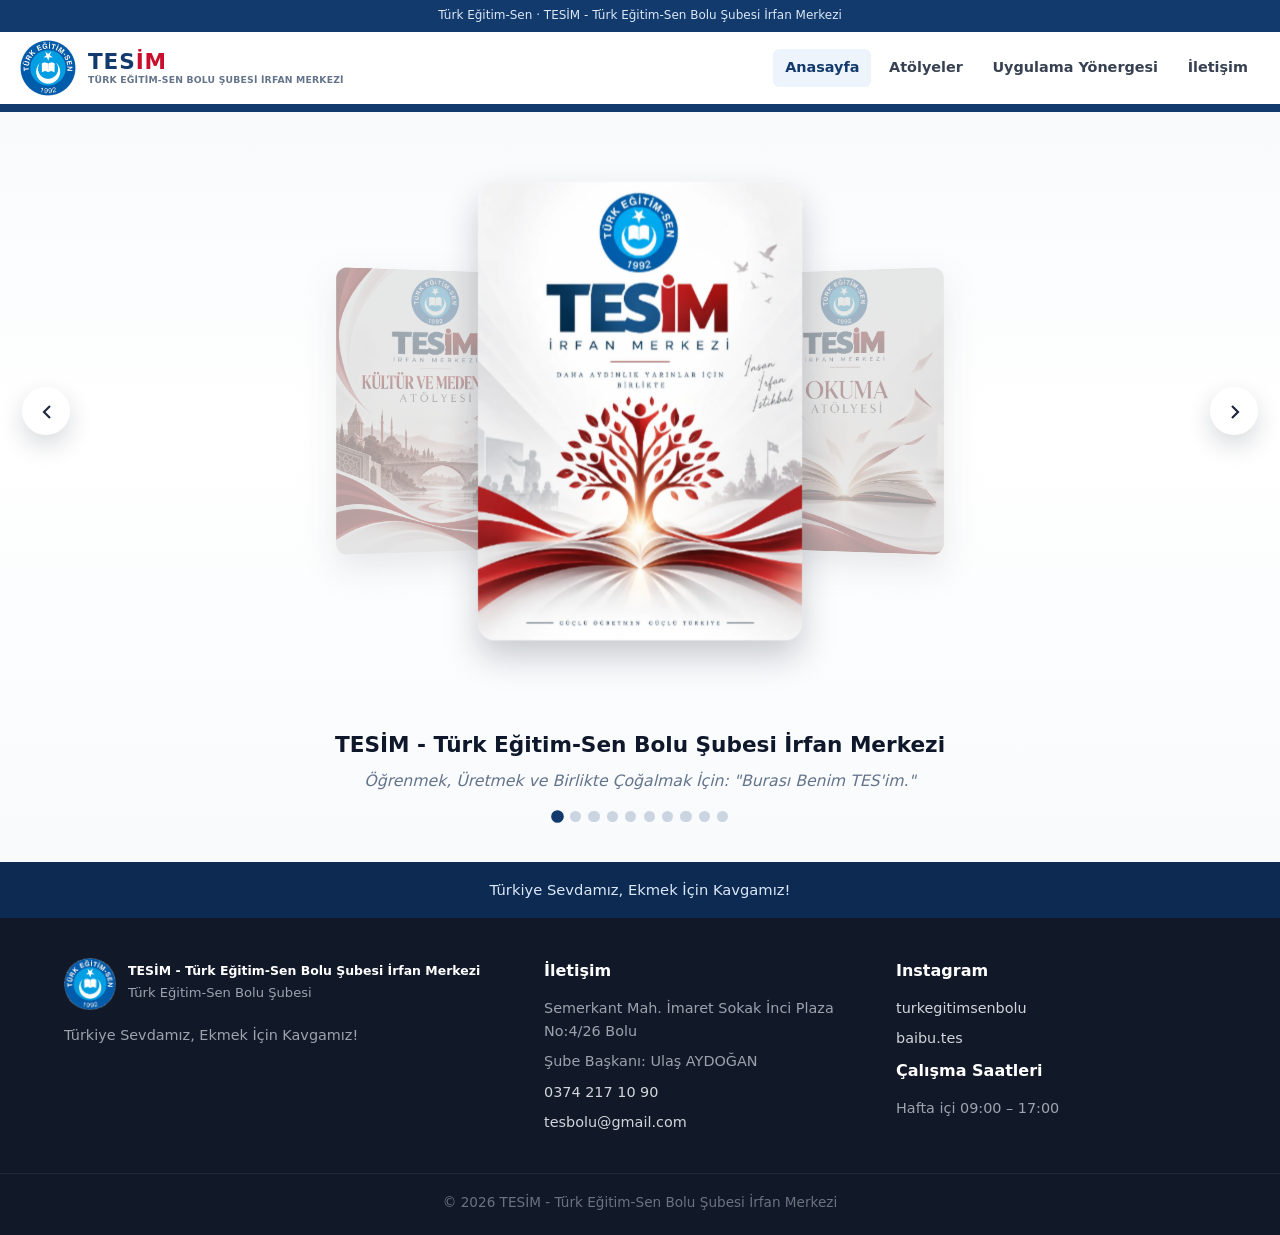
<file: index.html>
<!DOCTYPE html>
<html lang="tr">
<head>
  <meta charset="utf-8">
  <meta name="viewport" content="width=device-width, initial-scale=1">
  <title>TESİM - Türk Eğitim-Sen Bolu Şubesi İrfan Merkezi | Türk Eğitim-Sen</title>
  <meta name="description" content="TESİM - Türk Eğitim-Sen Bolu Şubesi İrfan Merkezi — Öğrenmek, üretmek ve birlikte çoğalmak için ortak yuvamız. Burası Benim TES'im.">
  <link rel="icon" type="image/png" href="img/logo.png">
  <link rel="stylesheet" href="css/style.css?v=7">
</head>
<body id="top">
  <a class="skip-link" href="#main">İçeriğe geç</a>

  <header class="site-header" role="banner">
    <div class="topbar">Türk Eğitim-Sen · TESİM - Türk Eğitim-Sen Bolu Şubesi İrfan Merkezi</div>
    <div class="header-inner">
      <a class="brand" href="#top" aria-label="TESİM - Türk Eğitim-Sen Bolu Şubesi İrfan Merkezi ana sayfa">
        <img src="img/logo.png" alt="Türk Eğitim-Sen logosu" width="56" height="56">
        <span class="brand-text">
          <span class="brand-word">TES<span>İM</span></span>
          <span class="brand-sub">Türk Eğitim-Sen Bolu Şubesi İrfan Merkezi</span>
        </span>
      </a>
      <nav class="nav" aria-label="Ana menü">
        <a href="#top" class="is-active">Anasayfa</a>
        <a href="#atolyeler">Atölyeler</a>
        <a href="yonerge.html">Uygulama Yönergesi</a>
        <a href="#iletisim">İletişim</a>
      </nav>
      <button class="menu-btn" type="button" id="menuBtn" aria-label="Menüyü aç" aria-expanded="false" aria-controls="mobileNav">
        <svg xmlns="http://www.w3.org/2000/svg" width="24" height="24" fill="none" stroke="currentColor" stroke-width="2" aria-hidden="true"><path d="M4 6h16M4 12h16M4 18h16"/></svg>
      </button>
    </div>
    <div class="mobile-nav" id="mobileNav">
      <a href="#top">Anasayfa</a>
      <a href="#atolyeler">Atölyeler</a>
      <a href="yonerge.html">Uygulama Yönergesi</a>
      <a href="#iletisim">İletişim</a>
    </div>
  </header>
  <div class="header-spacer" aria-hidden="true"></div>

  <main id="main">
    <section class="fa-section" id="atolyeler">
      <div class="coverflow" id="coverflow">
        <button type="button" class="coverflow-nav prev" id="prevBtn" aria-label="Önceki atölye">
          <svg xmlns="http://www.w3.org/2000/svg" width="22" height="22" fill="none" stroke="currentColor" stroke-width="2.2" aria-hidden="true"><path d="m15 18-6-6 6-6"/></svg>
        </button>
        <div class="coverflow-viewport">
          <div class="coverflow-stage" id="stage"></div>
        </div>
        <button type="button" class="coverflow-nav next" id="nextBtn" aria-label="Sonraki atölye">
          <svg xmlns="http://www.w3.org/2000/svg" width="22" height="22" fill="none" stroke="currentColor" stroke-width="2.2" aria-hidden="true"><path d="m9 18 6-6-6-6"/></svg>
        </button>
      </div>

      <div class="coverflow-caption" id="caption" aria-live="polite">
        <strong></strong>
        <span></span>
      </div>
      <div class="coverflow-dots" id="dots" role="tablist" aria-label="Atölyeler"></div>
    </section>
  </main>

  <footer class="site-footer" id="iletisim" role="contentinfo">
    <div class="footer-band">Türkiye Sevdamız, Ekmek İçin Kavgamız!</div>
    <div class="footer-main">
      <div class="footer-grid">
        <div>
          <div class="footer-brand">
            <img src="img/logo.png" alt="Türk Eğitim-Sen logosu" width="52" height="52">
            <div>
              <strong>TESİM - Türk Eğitim-Sen Bolu Şubesi İrfan Merkezi</strong>
              <span>Türk Eğitim-Sen Bolu Şubesi</span>
            </div>
          </div>
          <p class="footer-copy">Türkiye Sevdamız, Ekmek İçin Kavgamız!</p>
        </div>
        <div>
          <h2>İletişim</h2>
          <ul class="footer-list">
            <li>Semerkant Mah. İmaret Sokak İnci Plaza No:4/26 Bolu</li>
            <li>Şube Başkanı: Ulaş AYDOĞAN</li>
            <li><a href="tel:+903742171090">0374 217 10 90</a></li>
            <li><a href="mailto:tesbolu@gmail.com">tesbolu@gmail.com</a></li>
          </ul>
        </div>
        <div>
          <h2>Instagram</h2>
          <ul class="footer-list">
            <li><a href="https://www.instagram.com/turkegitimsenbolu" target="_blank" rel="noopener noreferrer">turkegitimsenbolu</a></li>
            <li><a href="https://www.instagram.com/baibu.tes" target="_blank" rel="noopener noreferrer">baibu.tes</a></li>
          </ul>
          <h2 class="footer-subhead">Çalışma Saatleri</h2>
          <p class="footer-copy">Hafta içi 09:00 – 17:00</p>
        </div>
      </div>
    </div>

    <div class="footer-bottom">
      © <span id="year"></span> TESİM - Türk Eğitim-Sen Bolu Şubesi İrfan Merkezi
    </div>
  </footer>

  <div class="popup" id="popup" role="dialog" aria-modal="true" aria-hidden="true" aria-labelledby="popupTitle">
    <button type="button" class="popup-close" id="popupClose" aria-label="Pencereyi kapat">&times;</button>
    <div class="popup-dialog">
      <div class="popup-media">
        <img id="popupImage" alt="">
      </div>
      <div class="popup-copy">
        <p class="popup-kicker">TESİM - Türk Eğitim-Sen Bolu Şubesi İrfan Merkezi</p>
        <h2 id="popupTitle"></h2>
        <p class="popup-slogan" id="popupSlogan"></p>
        <h3>Hakkında</h3>
        <p class="popup-about" id="popupAbout"></p>
        <h3 id="popupListTitle"></h3>
        <ul id="popupList"></ul>
      </div>
    </div>
  </div>

  <script src="js/main.js?v=7"></script>
</body>
</html>
</file>
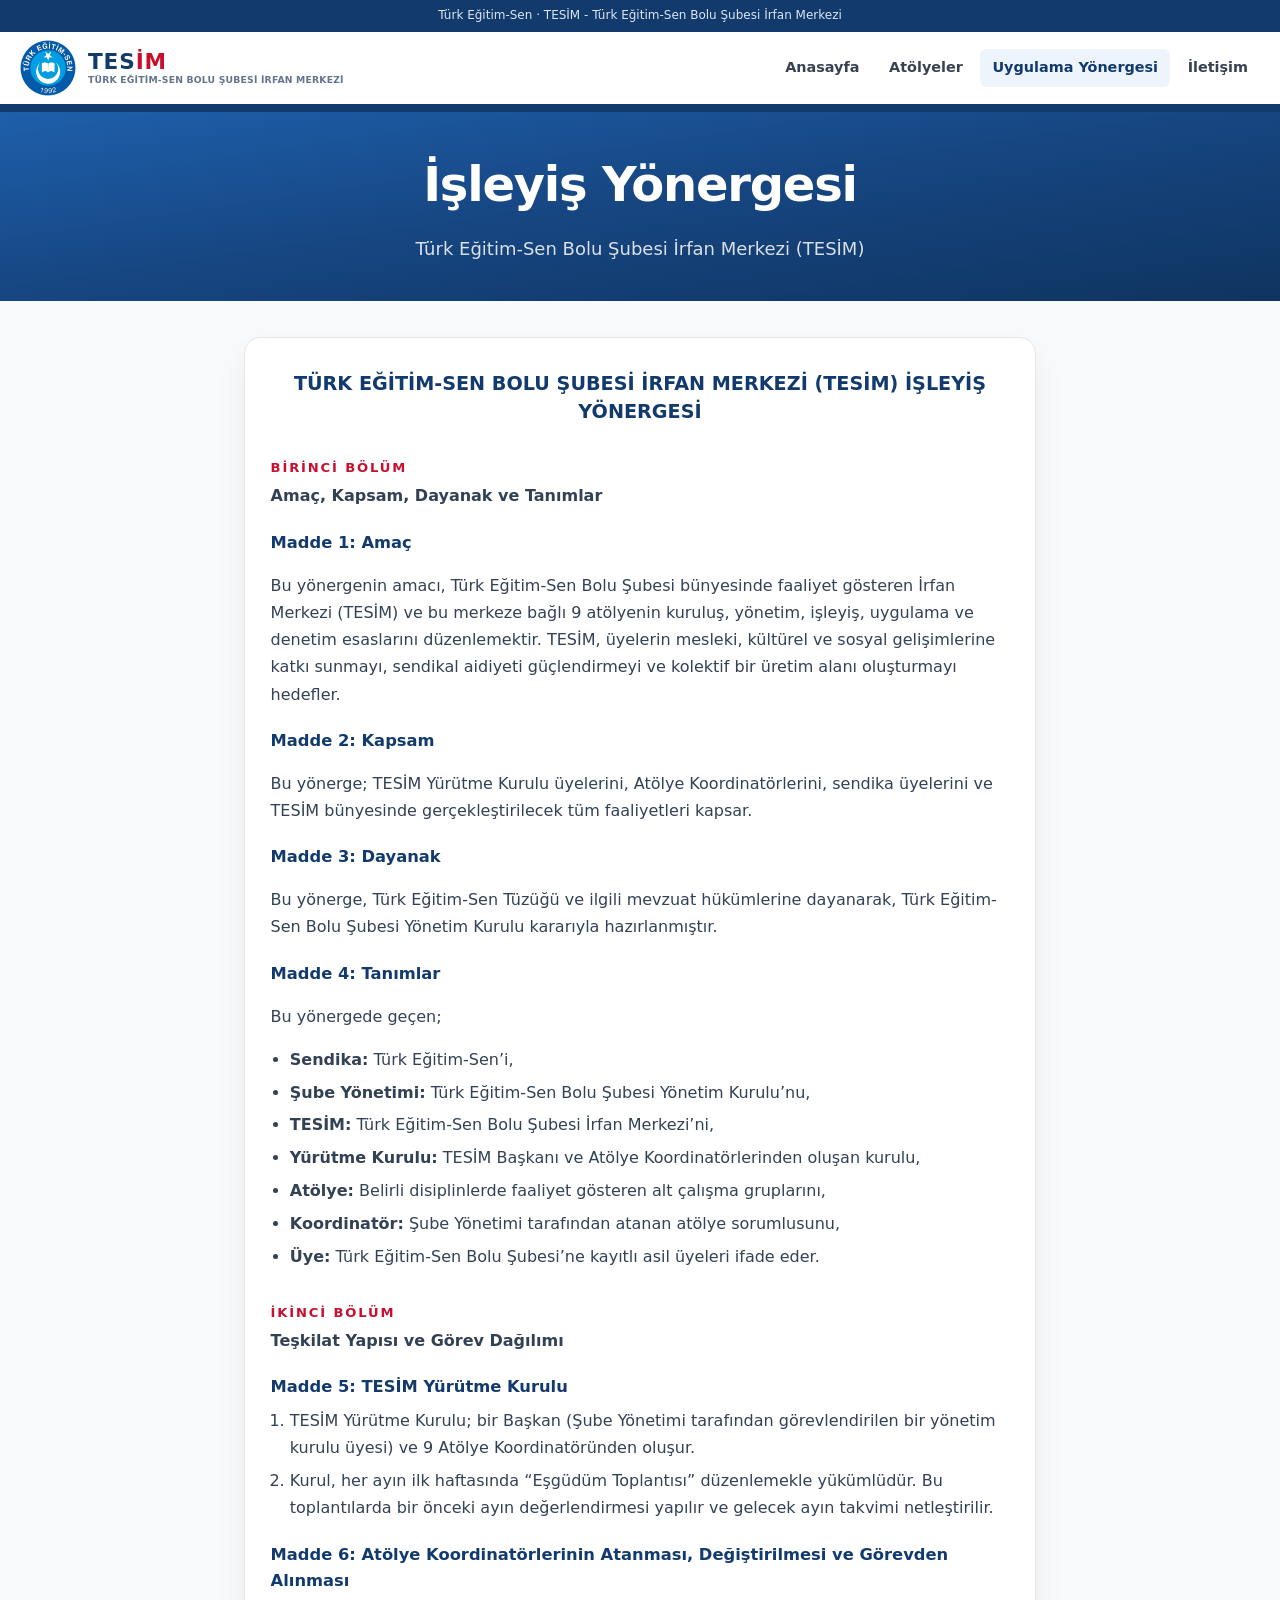
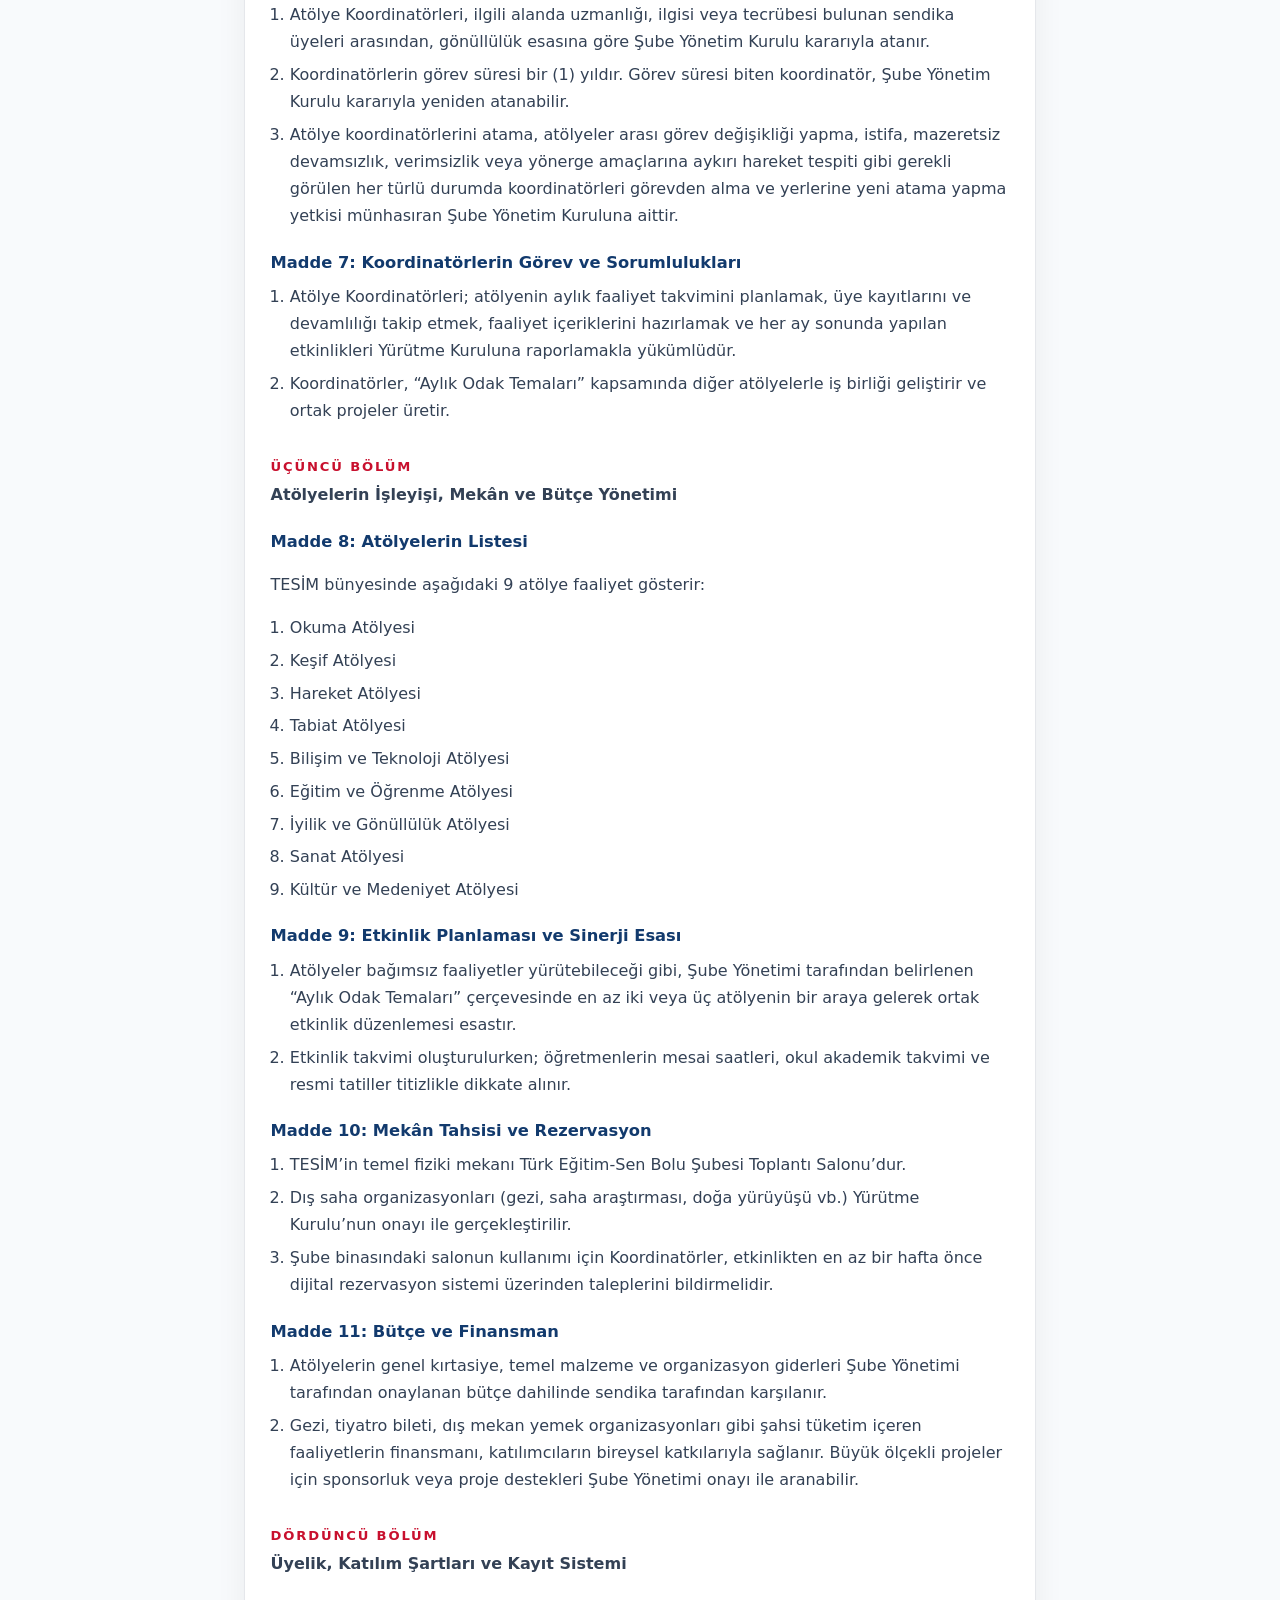
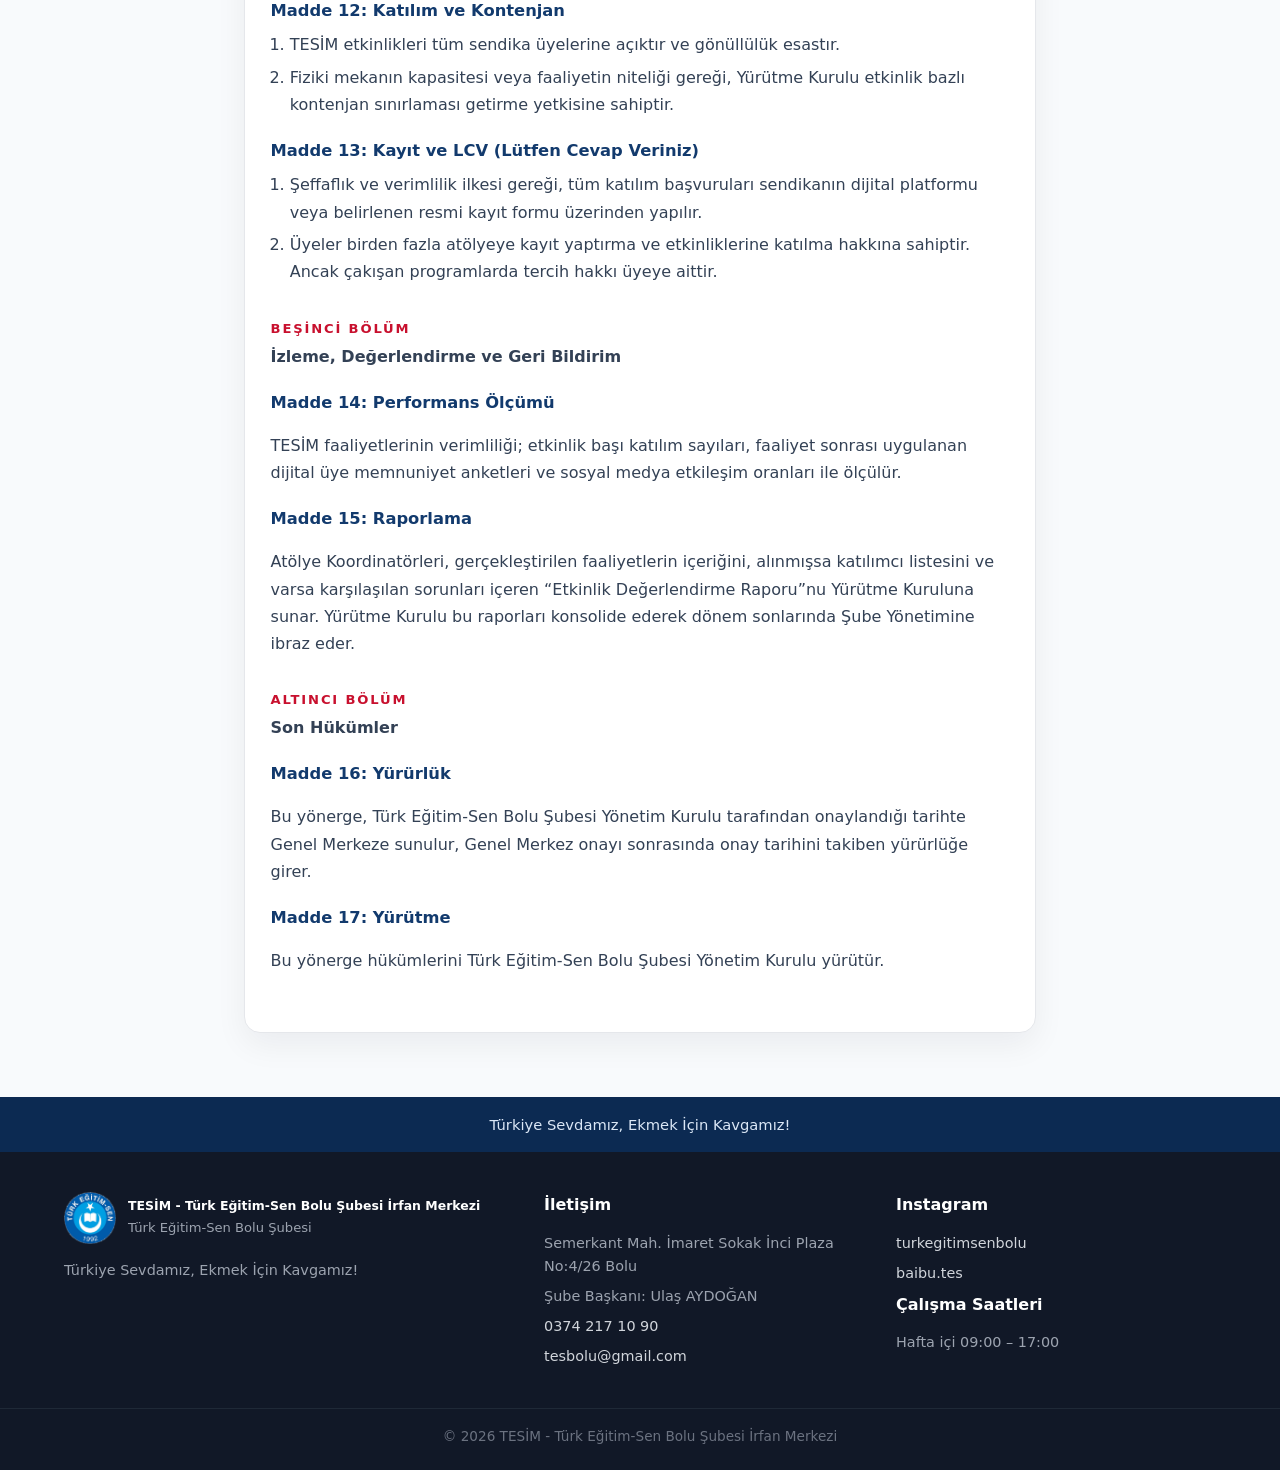
<file: yonerge.html>
<!DOCTYPE html>
<html lang="tr">
<head>
  <meta charset="utf-8">
  <meta name="viewport" content="width=device-width, initial-scale=1">
  <title>İşleyiş Yönergesi | TESİM - Türk Eğitim-Sen Bolu Şubesi İrfan Merkezi</title>
  <meta name="description" content="Türk Eğitim-Sen Bolu Şubesi İrfan Merkezi (TESİM) İşleyiş Yönergesi.">
  <link rel="icon" type="image/png" href="img/logo.png">
  <link rel="stylesheet" href="css/style.css?v=7">
</head>
<body id="top">
  <a class="skip-link" href="#main">İçeriğe geç</a>

  <header class="site-header" role="banner">
    <div class="topbar">Türk Eğitim-Sen · TESİM - Türk Eğitim-Sen Bolu Şubesi İrfan Merkezi</div>
    <div class="header-inner">
      <a class="brand" href="index.html" aria-label="TESİM - Türk Eğitim-Sen Bolu Şubesi İrfan Merkezi ana sayfa">
        <img src="img/logo.png" alt="Türk Eğitim-Sen logosu" width="56" height="56">
        <span class="brand-text">
          <span class="brand-word">TES<span>İM</span></span>
          <span class="brand-sub">Türk Eğitim-Sen Bolu Şubesi İrfan Merkezi</span>
        </span>
      </a>
      <nav class="nav" aria-label="Ana menü">
        <a href="index.html">Anasayfa</a>
        <a href="index.html#atolyeler">Atölyeler</a>
        <a href="yonerge.html" class="is-active">Uygulama Yönergesi</a>
        <a href="index.html#iletisim">İletişim</a>
      </nav>
      <button class="menu-btn" type="button" id="menuBtn" aria-label="Menüyü aç" aria-expanded="false" aria-controls="mobileNav">
        <svg xmlns="http://www.w3.org/2000/svg" width="24" height="24" fill="none" stroke="currentColor" stroke-width="2" aria-hidden="true"><path d="M4 6h16M4 12h16M4 18h16"/></svg>
      </button>
    </div>
    <div class="mobile-nav" id="mobileNav">
      <a href="index.html">Anasayfa</a>
      <a href="index.html#atolyeler">Atölyeler</a>
      <a href="yonerge.html">Uygulama Yönergesi</a>
      <a href="index.html#iletisim">İletişim</a>
    </div>
  </header>
  <div class="header-spacer" aria-hidden="true"></div>

  <main id="main">
    <header class="page-header">
      <h1>İşleyiş Yönergesi</h1>
      <p>Türk Eğitim-Sen Bolu Şubesi İrfan Merkezi (TESİM)</p>
    </header>

    <article class="yonerge-wrap">
      <div class="yonerge-doc">
        <h2 class="yonerge-title">TÜRK EĞİTİM-SEN BOLU ŞUBESİ İRFAN MERKEZİ (TESİM) İŞLEYİŞ YÖNERGESİ</h2>

        <section>
          <h3 class="yonerge-chapter">BİRİNCİ BÖLÜM</h3>
          <p class="yonerge-chapter-sub">Amaç, Kapsam, Dayanak ve Tanımlar</p>

          <h4>Madde 1: Amaç</h4>
          <p>Bu yönergenin amacı, Türk Eğitim-Sen Bolu Şubesi bünyesinde faaliyet gösteren İrfan Merkezi (TESİM) ve bu merkeze bağlı 9 atölyenin kuruluş, yönetim, işleyiş, uygulama ve denetim esaslarını düzenlemektir. TESİM, üyelerin mesleki, kültürel ve sosyal gelişimlerine katkı sunmayı, sendikal aidiyeti güçlendirmeyi ve kolektif bir üretim alanı oluşturmayı hedefler.</p>

          <h4>Madde 2: Kapsam</h4>
          <p>Bu yönerge; TESİM Yürütme Kurulu üyelerini, Atölye Koordinatörlerini, sendika üyelerini ve TESİM bünyesinde gerçekleştirilecek tüm faaliyetleri kapsar.</p>

          <h4>Madde 3: Dayanak</h4>
          <p>Bu yönerge, Türk Eğitim-Sen Tüzüğü ve ilgili mevzuat hükümlerine dayanarak, Türk Eğitim-Sen Bolu Şubesi Yönetim Kurulu kararıyla hazırlanmıştır.</p>

          <h4>Madde 4: Tanımlar</h4>
          <p>Bu yönergede geçen;</p>
          <ul>
            <li><strong>Sendika:</strong> Türk Eğitim-Sen’i,</li>
            <li><strong>Şube Yönetimi:</strong> Türk Eğitim-Sen Bolu Şubesi Yönetim Kurulu’nu,</li>
            <li><strong>TESİM:</strong> Türk Eğitim-Sen Bolu Şubesi İrfan Merkezi’ni,</li>
            <li><strong>Yürütme Kurulu:</strong> TESİM Başkanı ve Atölye Koordinatörlerinden oluşan kurulu,</li>
            <li><strong>Atölye:</strong> Belirli disiplinlerde faaliyet gösteren alt çalışma gruplarını,</li>
            <li><strong>Koordinatör:</strong> Şube Yönetimi tarafından atanan atölye sorumlusunu,</li>
            <li><strong>Üye:</strong> Türk Eğitim-Sen Bolu Şubesi’ne kayıtlı asil üyeleri ifade eder.</li>
          </ul>
        </section>

        <section>
          <h3 class="yonerge-chapter">İKİNCİ BÖLÜM</h3>
          <p class="yonerge-chapter-sub">Teşkilat Yapısı ve Görev Dağılımı</p>

          <h4>Madde 5: TESİM Yürütme Kurulu</h4>
          <ol class="yonerge-clauses">
            <li>TESİM Yürütme Kurulu; bir Başkan (Şube Yönetimi tarafından görevlendirilen bir yönetim kurulu üyesi) ve 9 Atölye Koordinatöründen oluşur.</li>
            <li>Kurul, her ayın ilk haftasında “Eşgüdüm Toplantısı” düzenlemekle yükümlüdür. Bu toplantılarda bir önceki ayın değerlendirmesi yapılır ve gelecek ayın takvimi netleştirilir.</li>
          </ol>

          <h4>Madde 6: Atölye Koordinatörlerinin Atanması, Değiştirilmesi ve Görevden Alınması</h4>
          <ol class="yonerge-clauses">
            <li>Atölye Koordinatörleri, ilgili alanda uzmanlığı, ilgisi veya tecrübesi bulunan sendika üyeleri arasından, gönüllülük esasına göre Şube Yönetim Kurulu kararıyla atanır.</li>
            <li>Koordinatörlerin görev süresi bir (1) yıldır. Görev süresi biten koordinatör, Şube Yönetim Kurulu kararıyla yeniden atanabilir.</li>
            <li>Atölye koordinatörlerini atama, atölyeler arası görev değişikliği yapma, istifa, mazeretsiz devamsızlık, verimsizlik veya yönerge amaçlarına aykırı hareket tespiti gibi gerekli görülen her türlü durumda koordinatörleri görevden alma ve yerlerine yeni atama yapma yetkisi münhasıran Şube Yönetim Kuruluna aittir.</li>
          </ol>

          <h4>Madde 7: Koordinatörlerin Görev ve Sorumlulukları</h4>
          <ol class="yonerge-clauses">
            <li>Atölye Koordinatörleri; atölyenin aylık faaliyet takvimini planlamak, üye kayıtlarını ve devamlılığı takip etmek, faaliyet içeriklerini hazırlamak ve her ay sonunda yapılan etkinlikleri Yürütme Kuruluna raporlamakla yükümlüdür.</li>
            <li>Koordinatörler, “Aylık Odak Temaları” kapsamında diğer atölyelerle iş birliği geliştirir ve ortak projeler üretir.</li>
          </ol>
        </section>

        <section>
          <h3 class="yonerge-chapter">ÜÇÜNCÜ BÖLÜM</h3>
          <p class="yonerge-chapter-sub">Atölyelerin İşleyişi, Mekân ve Bütçe Yönetimi</p>

          <h4>Madde 8: Atölyelerin Listesi</h4>
          <p>TESİM bünyesinde aşağıdaki 9 atölye faaliyet gösterir:</p>
          <ol class="yonerge-ateliers">
            <li>Okuma Atölyesi</li>
            <li>Keşif Atölyesi</li>
            <li>Hareket Atölyesi</li>
            <li>Tabiat Atölyesi</li>
            <li>Bilişim ve Teknoloji Atölyesi</li>
            <li>Eğitim ve Öğrenme Atölyesi</li>
            <li>İyilik ve Gönüllülük Atölyesi</li>
            <li>Sanat Atölyesi</li>
            <li>Kültür ve Medeniyet Atölyesi</li>
          </ol>

          <h4>Madde 9: Etkinlik Planlaması ve Sinerji Esası</h4>
          <ol class="yonerge-clauses">
            <li>Atölyeler bağımsız faaliyetler yürütebileceği gibi, Şube Yönetimi tarafından belirlenen “Aylık Odak Temaları” çerçevesinde en az iki veya üç atölyenin bir araya gelerek ortak etkinlik düzenlemesi esastır.</li>
            <li>Etkinlik takvimi oluşturulurken; öğretmenlerin mesai saatleri, okul akademik takvimi ve resmi tatiller titizlikle dikkate alınır.</li>
          </ol>

          <h4>Madde 10: Mekân Tahsisi ve Rezervasyon</h4>
          <ol class="yonerge-clauses">
            <li>TESİM’in temel fiziki mekanı Türk Eğitim-Sen Bolu Şubesi Toplantı Salonu’dur.</li>
            <li>Dış saha organizasyonları (gezi, saha araştırması, doğa yürüyüşü vb.) Yürütme Kurulu’nun onayı ile gerçekleştirilir.</li>
            <li>Şube binasındaki salonun kullanımı için Koordinatörler, etkinlikten en az bir hafta önce dijital rezervasyon sistemi üzerinden taleplerini bildirmelidir.</li>
          </ol>

          <h4>Madde 11: Bütçe ve Finansman</h4>
          <ol class="yonerge-clauses">
            <li>Atölyelerin genel kırtasiye, temel malzeme ve organizasyon giderleri Şube Yönetimi tarafından onaylanan bütçe dahilinde sendika tarafından karşılanır.</li>
            <li>Gezi, tiyatro bileti, dış mekan yemek organizasyonları gibi şahsi tüketim içeren faaliyetlerin finansmanı, katılımcıların bireysel katkılarıyla sağlanır. Büyük ölçekli projeler için sponsorluk veya proje destekleri Şube Yönetimi onayı ile aranabilir.</li>
          </ol>
        </section>

        <section>
          <h3 class="yonerge-chapter">DÖRDÜNCÜ BÖLÜM</h3>
          <p class="yonerge-chapter-sub">Üyelik, Katılım Şartları ve Kayıt Sistemi</p>

          <h4>Madde 12: Katılım ve Kontenjan</h4>
          <ol class="yonerge-clauses">
            <li>TESİM etkinlikleri tüm sendika üyelerine açıktır ve gönüllülük esastır.</li>
            <li>Fiziki mekanın kapasitesi veya faaliyetin niteliği gereği, Yürütme Kurulu etkinlik bazlı kontenjan sınırlaması getirme yetkisine sahiptir.</li>
          </ol>

          <h4>Madde 13: Kayıt ve LCV (Lütfen Cevap Veriniz)</h4>
          <ol class="yonerge-clauses">
            <li>Şeffaflık ve verimlilik ilkesi gereği, tüm katılım başvuruları sendikanın dijital platformu veya belirlenen resmi kayıt formu üzerinden yapılır.</li>
            <li>Üyeler birden fazla atölyeye kayıt yaptırma ve etkinliklerine katılma hakkına sahiptir. Ancak çakışan programlarda tercih hakkı üyeye aittir.</li>
          </ol>
        </section>

        <section>
          <h3 class="yonerge-chapter">BEŞİNCİ BÖLÜM</h3>
          <p class="yonerge-chapter-sub">İzleme, Değerlendirme ve Geri Bildirim</p>

          <h4>Madde 14: Performans Ölçümü</h4>
          <p>TESİM faaliyetlerinin verimliliği; etkinlik başı katılım sayıları, faaliyet sonrası uygulanan dijital üye memnuniyet anketleri ve sosyal medya etkileşim oranları ile ölçülür.</p>

          <h4>Madde 15: Raporlama</h4>
          <p>Atölye Koordinatörleri, gerçekleştirilen faaliyetlerin içeriğini, alınmışsa katılımcı listesini ve varsa karşılaşılan sorunları içeren “Etkinlik Değerlendirme Raporu”nu Yürütme Kuruluna sunar. Yürütme Kurulu bu raporları konsolide ederek dönem sonlarında Şube Yönetimine ibraz eder.</p>
        </section>

        <section>
          <h3 class="yonerge-chapter">ALTINCI BÖLÜM</h3>
          <p class="yonerge-chapter-sub">Son Hükümler</p>

          <h4>Madde 16: Yürürlük</h4>
          <p>Bu yönerge, Türk Eğitim-Sen Bolu Şubesi Yönetim Kurulu tarafından onaylandığı tarihte Genel Merkeze sunulur, Genel Merkez onayı sonrasında onay tarihini takiben yürürlüğe girer.</p>

          <h4>Madde 17: Yürütme</h4>
          <p>Bu yönerge hükümlerini Türk Eğitim-Sen Bolu Şubesi Yönetim Kurulu yürütür.</p>
        </section>
      </div>
    </article>
  </main>

  <footer class="site-footer" id="iletisim" role="contentinfo">
    <div class="footer-band">Türkiye Sevdamız, Ekmek İçin Kavgamız!</div>
    <div class="footer-main">
      <div class="footer-grid">
        <div>
          <div class="footer-brand">
            <img src="img/logo.png" alt="Türk Eğitim-Sen logosu" width="52" height="52">
            <div>
              <strong>TESİM - Türk Eğitim-Sen Bolu Şubesi İrfan Merkezi</strong>
              <span>Türk Eğitim-Sen Bolu Şubesi</span>
            </div>
          </div>
          <p class="footer-copy">Türkiye Sevdamız, Ekmek İçin Kavgamız!</p>
        </div>
        <div>
          <h2>İletişim</h2>
          <ul class="footer-list">
            <li>Semerkant Mah. İmaret Sokak İnci Plaza No:4/26 Bolu</li>
            <li>Şube Başkanı: Ulaş AYDOĞAN</li>
            <li><a href="tel:+903742171090">0374 217 10 90</a></li>
            <li><a href="mailto:tesbolu@gmail.com">tesbolu@gmail.com</a></li>
          </ul>
        </div>
        <div>
          <h2>Instagram</h2>
          <ul class="footer-list">
            <li><a href="https://www.instagram.com/turkegitimsenbolu" target="_blank" rel="noopener noreferrer">turkegitimsenbolu</a></li>
            <li><a href="https://www.instagram.com/baibu.tes" target="_blank" rel="noopener noreferrer">baibu.tes</a></li>
          </ul>
          <h2 class="footer-subhead">Çalışma Saatleri</h2>
          <p class="footer-copy">Hafta içi 09:00 – 17:00</p>
        </div>
      </div>
    </div>
    <div class="footer-bottom">
      © <span id="year"></span> TESİM - Türk Eğitim-Sen Bolu Şubesi İrfan Merkezi
    </div>
  </footer>

  <script src="js/main.js?v=7"></script>
</body>
</html>
</file>
<file: css/style.css>
:root {
  --navy: #123a6d;
  --navy-dark: #0c2a52;
  --navy-deep: #081f3d;
  --red: #c8102e;
  --red-dark: #9e0d24;
  --text: #1f2937;
  --muted: #64748b;
  --line: #e5e7eb;
  --bg: #f8fafc;
  --white: #ffffff;
  --shadow: 0 22px 48px rgba(15, 23, 42, 0.22);
}

*,
*::before,
*::after {
  box-sizing: border-box;
}

html {
  scroll-behavior: smooth;
}

body {
  margin: 0;
  min-height: 100vh;
  display: flex;
  flex-direction: column;
  font-family: system-ui, -apple-system, BlinkMacSystemFont, "Segoe UI", Roboto, Helvetica, Arial, sans-serif;
  color: var(--text);
  background: var(--bg);
  line-height: 1.6;
  -webkit-font-smoothing: antialiased;
}

main {
  flex: 1;
}

img {
  max-width: 100%;
  display: block;
}

button,
a {
  font-family: inherit;
}

.skip-link {
  position: absolute;
  top: -100%;
  left: 1rem;
  z-index: 80;
  background: var(--navy);
  color: #fff;
  padding: 0.5rem 1rem;
  border-radius: 0 0 0.5rem 0.5rem;
}

.skip-link:focus {
  top: 0;
}

.container {
  width: 100%;
  max-width: 72rem;
  margin: 0 auto;
  padding: 0 1rem;
}

/* Header */
.topbar {
  background: var(--navy);
  color: #dbe7f6;
  font-size: 0.75rem;
  text-align: center;
  padding: 0.4rem 1rem;
}

.site-header {
  position: fixed;
  top: 0;
  left: 0;
  right: 0;
  z-index: 40;
  background: #fff;
  border-bottom: 8px solid var(--navy);
}

.header-inner {
  display: flex;
  align-items: center;
  justify-content: space-between;
  gap: 1rem;
  min-height: 72px;
  padding: 0.4rem 1.25rem;
}

.brand {
  display: flex;
  align-items: center;
  gap: 0.75rem;
  text-decoration: none;
  color: inherit;
  flex-shrink: 0;
}

.brand img {
  width: 56px;
  height: 56px;
  object-fit: contain;
}

.brand-text {
  display: flex;
  flex-direction: column;
  line-height: 1.1;
}

.brand-word {
  font-weight: 800;
  font-size: 1.35rem;
  letter-spacing: 0.04em;
  color: var(--navy);
}

.brand-word span {
  color: var(--red);
}

.brand-sub {
  font-size: 0.58rem;
  letter-spacing: 0.02em;
  text-transform: uppercase;
  color: #64748b;
  font-weight: 600;
  white-space: nowrap;
  line-height: 1.3;
}

.nav {
  display: flex;
  align-items: center;
  gap: 0.35rem;
}

.nav a {
  text-decoration: none;
  color: #374151;
  font-size: 0.9rem;
  font-weight: 600;
  padding: 0.45rem 0.75rem;
  border-radius: 0.4rem;
}

.nav a:hover,
.nav a.is-active {
  color: var(--navy);
  background: #eef4fb;
}

.menu-btn {
  display: none;
  border: 0;
  background: transparent;
  padding: 0.4rem;
  border-radius: 0.5rem;
  color: #374151;
  cursor: pointer;
}

.header-spacer {
  height: 112px;
}

.mobile-nav {
  display: none;
  background: #fff;
  border-top: 1px solid var(--line);
  padding: 0.5rem 1rem 1rem;
}

.mobile-nav.is-open {
  display: grid;
  gap: 0.25rem;
}

.mobile-nav a {
  text-decoration: none;
  color: #374151;
  font-weight: 600;
  padding: 0.7rem 0.6rem;
  border-radius: 0.4rem;
}

.mobile-nav a:hover {
  background: #eef4fb;
  color: var(--navy);
}

/* Page header */
.page-header {
  background: linear-gradient(to bottom right, #1e5fab, #164580, #0f3460);
  color: #fff;
  padding: 2.15rem 1rem 2.3rem;
  text-align: center;
}

.page-header h1 {
  margin: 0 0 0.75rem;
  font-size: clamp(1.85rem, 4vw, 3rem);
  letter-spacing: -0.025em;
}

.page-header p {
  margin: 0 auto;
  max-width: 40rem;
  color: rgba(255, 255, 255, 0.84);
  font-size: 1.125rem;
}

/* Coverflow */
.fa-section {
  padding: 1.25rem 0 2.5rem;
  background: linear-gradient(180deg, #f8fafc 0%, #ffffff 42%, #f8fafc 100%);
  overflow-x: hidden;
}

.coverflow {
  position: relative;
  max-width: 78rem;
  margin: 0 auto;
  padding: 0 3.5rem;
}

.coverflow-viewport {
  position: relative;
  isolation: isolate;
  height: min(62vh, 560px);
  margin-bottom: 2rem;
  perspective: 1600px;
  perspective-origin: 50% 50%;
}

.coverflow-stage {
  position: relative;
  height: 100%;
  transform-style: preserve-3d;
  touch-action: pan-y;
}

.coverflow-card {
  position: absolute;
  top: 50%;
  left: 50%;
  width: min(30vw, 300px);
  aspect-ratio: 1055 / 1491;
  margin: 0;
  padding: 0;
  border: 0;
  background: transparent;
  border-radius: 1rem;
  overflow: hidden;
  transform-origin: center center;
  transition: transform 0.55s cubic-bezier(0.22, 1, 0.36, 1), opacity 0.4s ease, filter 0.4s ease;
  box-shadow: var(--shadow);
  user-select: none;
}

.coverflow-card img {
  width: 100%;
  height: 100%;
  max-width: none;
  object-fit: cover;
  pointer-events: none;
}

.coverflow-card.is-center {
  z-index: 50;
  opacity: 1;
  filter: none;
  pointer-events: auto;
  cursor: zoom-in;
  transform: translate(-50%, -50%) translateZ(120px) scale(1);
  box-shadow: 0 16px 32px rgba(15, 23, 42, 0.22);
}

.coverflow-card.is-left {
  z-index: 2;
  opacity: 0.4;
  filter: saturate(0.65) brightness(0.78);
  cursor: pointer;
  transform: translate(-50%, -50%) translateX(-72%) translateZ(-90px) rotateY(22deg) scale(0.7);
}

.coverflow-card.is-right {
  z-index: 2;
  opacity: 0.4;
  filter: saturate(0.65) brightness(0.78);
  cursor: pointer;
  transform: translate(-50%, -50%) translateX(72%) translateZ(-90px) rotateY(-22deg) scale(0.7);
}

.coverflow-card.is-hidden {
  z-index: 1;
  opacity: 0;
  pointer-events: none;
  transform: translate(-50%, -50%) scale(0.55);
}

.coverflow-nav {
  position: absolute;
  top: 50%;
  z-index: 40;
  width: 3rem;
  height: 3rem;
  border: 0;
  border-radius: 999px;
  background: #fff;
  color: #1e293b;
  box-shadow: 0 10px 24px rgba(15, 23, 42, 0.16);
  cursor: pointer;
  display: inline-flex;
  align-items: center;
  justify-content: center;
  transform: translateY(-50%);
}

.coverflow-nav.prev { left: 0.35rem; }
.coverflow-nav.next { right: 0.35rem; }

.coverflow-nav:hover,
.coverflow-nav:focus-visible {
  background: #eff6ff;
  color: var(--navy);
  outline: none;
}

.coverflow-caption {
  position: relative;
  z-index: 2;
  margin: 0;
  padding-top: 0.35rem;
  text-align: center;
}

.coverflow-caption strong {
  display: block;
  font-size: 1.35rem;
  color: #0f172a;
  font-weight: 800;
}

.coverflow-caption span {
  display: block;
  margin-top: 0.35rem;
  color: var(--muted);
  font-size: 0.98rem;
  font-style: italic;
}

.coverflow-dots {
  display: flex;
  justify-content: center;
  gap: 0.45rem;
  margin-top: 1.15rem;
  flex-wrap: wrap;
}

.coverflow-dot {
  width: 0.7rem;
  height: 0.7rem;
  border: 0;
  border-radius: 999px;
  background: #cbd5e1;
  cursor: pointer;
  padding: 0;
}

.coverflow-dot.is-active {
  background: var(--navy);
  transform: scale(1.15);
}

/* Popup */
.popup {
  position: fixed;
  inset: 0;
  z-index: 200000;
  display: none;
  align-items: center;
  justify-content: center;
  padding: 1rem;
  background: rgba(15, 23, 42, 0.8);
  overflow: auto;
}

.popup.is-open {
  display: flex !important;
  visibility: visible;
  opacity: 1;
  pointer-events: auto;
}

.popup-close {
  position: fixed;
  top: 0.75rem;
  right: 0.75rem;
  z-index: 200001;
  width: 2.75rem;
  height: 2.75rem;
  border: 0;
  border-radius: 999px;
  background: #fff;
  color: #111827;
  font-size: 1.75rem;
  line-height: 1;
  cursor: pointer;
  box-shadow: 0 10px 24px rgba(0, 0, 0, 0.22);
}

.popup-dialog {
  display: grid;
  grid-template-columns: minmax(280px, 0.95fr) minmax(280px, 1.05fr);
  gap: 0;
  width: min(1080px, 96vw);
  max-height: 88vh;
  margin: auto;
  background: #fff;
  border-radius: 1rem;
  overflow: hidden;
  box-shadow: 0 24px 60px rgba(0, 0, 0, 0.35);
}

.popup-media {
  background: #f8fafc;
  display: flex;
  align-items: center;
  justify-content: center;
  padding: 0.85rem;
}

.popup-media img {
  width: 100%;
  height: auto;
  max-height: calc(88vh - 1.7rem);
  object-fit: contain;
}

.popup-copy {
  overflow: auto;
  padding: 1.75rem 1.6rem 1.85rem;
}

.popup-kicker {
  margin: 0 0 0.45rem;
  color: var(--red);
  font-size: 0.75rem;
  font-weight: 700;
  letter-spacing: 0.16em;
  text-transform: uppercase;
}

.popup-copy h2 {
  margin: 0 0 0.55rem;
  color: var(--navy);
  font-size: 1.7rem;
  line-height: 1.2;
}

.popup-slogan {
  margin: 0 0 1.15rem;
  color: #475569;
  font-style: italic;
  font-size: 1.02rem;
}

.popup-copy h3 {
  margin: 0 0 0.45rem;
  color: var(--navy);
  font-size: 0.95rem;
}

.popup-about {
  margin: 0 0 1.2rem;
  color: #475569;
}

.popup-copy ul {
  margin: 0;
  padding: 0;
  list-style: none;
}

.popup-copy li {
  position: relative;
  padding: 0.4rem 0 0.4rem 1.15rem;
  color: #334155;
  border-bottom: 1px solid #f1f5f9;
}

.popup-copy li::before {
  content: "";
  position: absolute;
  left: 0;
  top: 0.85rem;
  width: 0.5rem;
  height: 0.5rem;
  border-radius: 999px;
  background: var(--red);
}

/* Footer */
.site-footer {
  background: #111827;
  color: #d1d5db;
}

.footer-band {
  background: var(--navy-dark);
  color: #dbe7f6;
  padding: 1rem;
  text-align: center;
  font-size: 0.92rem;
}

.footer-main {
  padding: 2.5rem 1.25rem 2rem;
}

.footer-grid {
  display: grid;
  grid-template-columns: 1.4fr 1fr 1fr;
  gap: 2rem;
  max-width: 72rem;
  margin: 0 auto;
}

.footer-brand {
  display: flex;
  align-items: center;
  gap: 0.75rem;
  margin-bottom: 0.9rem;
}

.footer-brand img {
  width: 52px;
  height: 52px;
  object-fit: contain;
  background: transparent;
}

.footer-brand strong {
  display: block;
  color: #fff;
  font-size: 0.78rem;
  font-weight: 700;
  line-height: 1.3;
  white-space: nowrap;
}

.footer-brand span {
  color: #9ca3af;
  font-size: 0.82rem;
}

.footer-copy,
.footer-note {
  color: #9ca3af;
  font-size: 0.9rem;
  margin: 0 0 0.75rem;
}

.footer-list {
  list-style: none;
  margin: 0;
  padding: 0;
}

.footer-list li {
  margin: 0 0 0.45rem;
  color: #9ca3af;
  font-size: 0.9rem;
}

.footer-list a {
  color: #d1d5db;
  text-decoration: none;
}

.footer-list a:hover {
  color: #fff;
}

.footer-subhead {
  margin-top: 1.35rem;
}

.footer-list span {
  display: block;
  color: #6b7280;
  font-size: 0.78rem;
}

.footer-grid h2 {
  margin: 0 0 0.85rem;
  color: #fff;
  font-size: 1rem;
}

body.popup-open .site-header {
  visibility: hidden;
}
body.popup-open .coverflow-nav {
  visibility: hidden;
}

.footer-bottom {
  border-top: 1px solid #1f2937;
  padding: 1.1rem 1.25rem 1.35rem;
  text-align: center;
  color: #6b7280;
  font-size: 0.85rem;
}

@media (max-width: 1024px) {
  .nav { display: none; }
  .menu-btn { display: inline-flex; }
  .footer-grid { grid-template-columns: 1fr 1fr; }
  .popup-dialog {
    grid-template-columns: 1fr;
    max-height: 92vh;
  }
  .popup-media img { max-height: 42vh; }
}

@media (max-width: 767px) {
  .header-inner { min-height: 64px; padding: 0.35rem 0.85rem; }
  .brand img { width: 44px; height: 44px; }
  .brand-word { font-size: 1.1rem; }
  .brand-sub {
    max-width: 42vw;
    min-width: 0;
    overflow: hidden;
    text-overflow: ellipsis;
  }
  .header-spacer { height: 112px; }
  .page-header { padding: 2.2rem 1rem 2.4rem; }
  .coverflow { padding: 0 2.6rem; }
  .coverflow-viewport { height: min(52vh, 420px); margin-bottom: 2rem; }
  .coverflow-card { width: min(62vw, 250px); }
  .coverflow-card.is-center {
    transform: translate(-50%, -50%) translateZ(80px) scale(1.04);
  }
  .coverflow-card.is-left {
    transform: translate(-50%, -50%) translateX(-46%) translateZ(-70px) rotateY(16deg) scale(0.66);
  }
  .coverflow-card.is-right {
    transform: translate(-50%, -50%) translateX(46%) translateZ(-70px) rotateY(-16deg) scale(0.66);
  }
  .coverflow-nav { width: 2.5rem; height: 2.5rem; }
  .footer-grid { grid-template-columns: 1fr; }
  .footer-brand strong {
    font-size: 0.78rem;
    white-space: normal;
  }
  .popup-copy { padding: 1.2rem 1.1rem 1.4rem; }
}

.yonerge-wrap {
  max-width: 52rem;
  margin: 0 auto;
  padding: 2.25rem 1.25rem 4rem;
}

.yonerge-doc {
  background: #fff;
  border: 1px solid #e5e7eb;
  border-radius: 1rem;
  padding: 2rem 1.6rem 2.6rem;
  box-shadow: 0 12px 32px rgba(15, 23, 42, 0.06);
}

.yonerge-title {
  margin: 0 0 2rem;
  color: var(--navy);
  font-size: 1.2rem;
  line-height: 1.45;
  text-align: center;
}

.yonerge-chapter {
  margin: 2rem 0 0.25rem;
  color: var(--red);
  font-size: 0.82rem;
  letter-spacing: 0.14em;
  text-transform: uppercase;
}

.yonerge-chapter-sub {
  margin: 0 0 1.15rem;
  color: var(--navy);
  font-weight: 700;
}

.yonerge-doc h4 {
  margin: 1.25rem 0 0.45rem;
  color: var(--navy);
  font-size: 1.02rem;
}

.yonerge-doc p,
.yonerge-doc li {
  color: #334155;
  line-height: 1.7;
}

.yonerge-doc ul,
.yonerge-clauses,
.yonerge-ateliers {
  margin: 0.4rem 0 1rem;
  padding-left: 1.2rem;
}

.yonerge-clauses {
  list-style: decimal;
}

.yonerge-clauses li,
.yonerge-ateliers li,
.yonerge-doc ul li {
  margin: 0.35rem 0;
}

@media (max-width: 767px) {
  .yonerge-doc { padding: 1.35rem 1rem 1.8rem; }
  .yonerge-title { font-size: 1.05rem; }
}

@media (prefers-reduced-motion: reduce) {
  *, *::before, *::after {
    animation: none !important;
    transition: none !important;
  }
}
</file>
